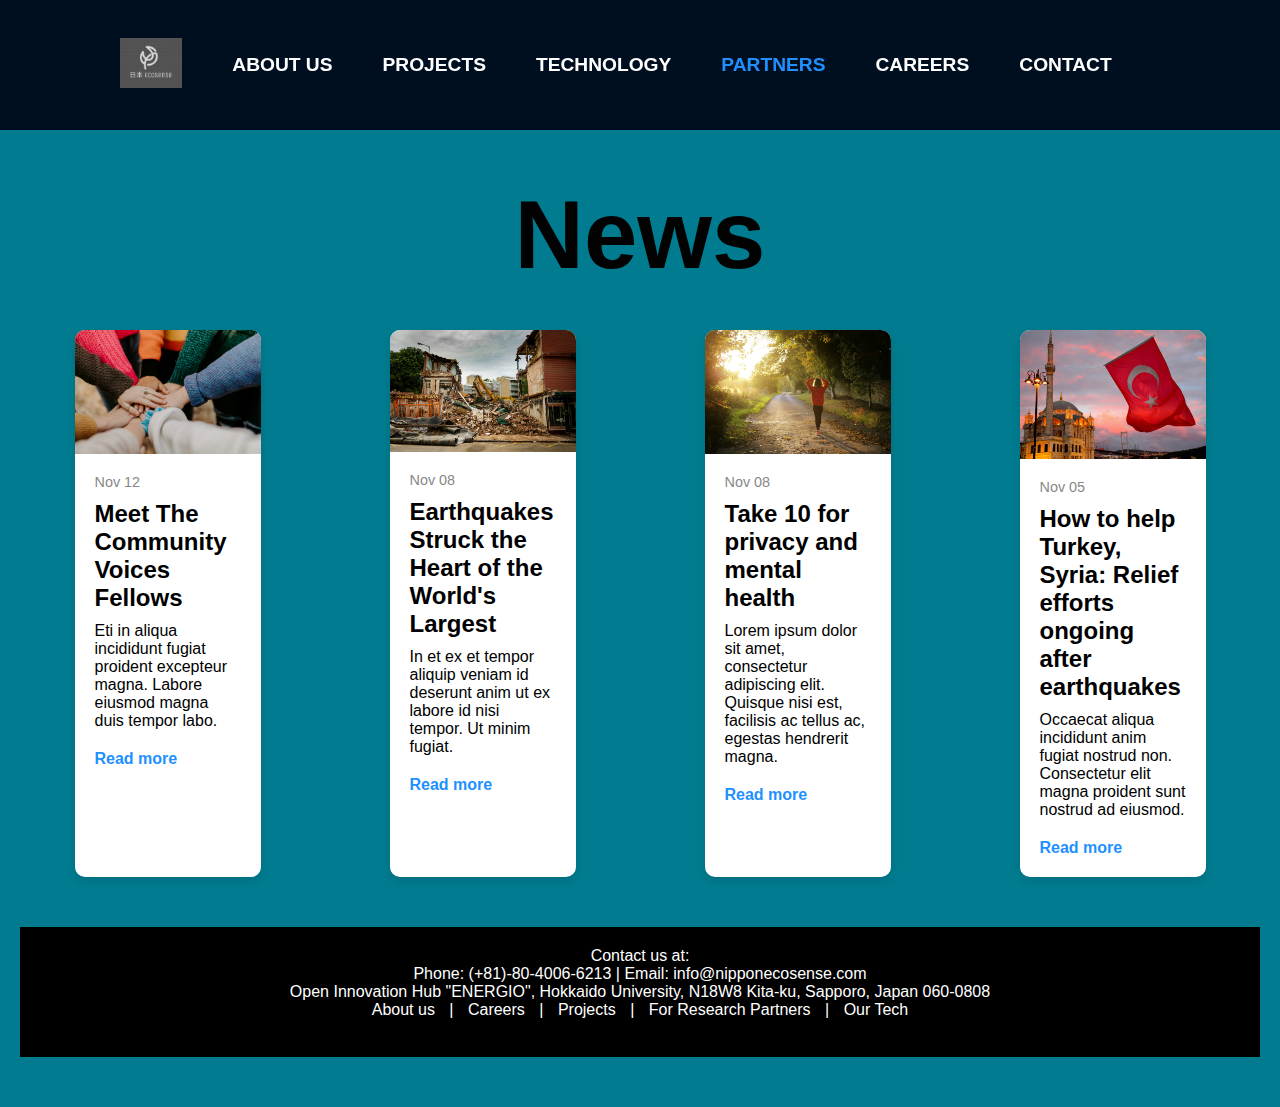
<file: news.html>
<!DOCTYPE html>
<html lang="en">
<head>
    <link rel="stylesheet" href="https://cdnjs.cloudflare.com/ajax/libs/font-awesome/6.5.2/css/all.min.css" integrity="sha512-SnH5WK+bZxgPHs44uWIX+LLJAJ9/2PkPKZ5QiAj6Ta86w+fsb2TkcmfRyVX3pBnMFcV7oQPJkl9QevSCWr3W6A==" crossorigin="anonymous" referrerpolicy="no-referrer" />
    <meta charset="UTF-8">
    <meta name="viewport" content="width=device-width, initial-scale=1.0">
    <title>News - NipponEcosense</title>
    <style>
        * {
            margin: 0;
            padding: 0;
            box-sizing: border-box;
            font-family: "Montserrat", sans-serif;
        }

        html, body {
            height: 100%;
            width: 100%;
            background-color: #001f3f;
            scroll-behavior: smooth;
        }

        body::-webkit-scrollbar {
            width: 8px;
            background: #001f3f;
        }

        body::-webkit-scrollbar-thumb {
            background-color: #fff;
            border-radius: 50px;
        }

        body {
            overflow-x: hidden;
        }

        #nav {
            height: 130px;
            width: 100%;
            display: flex;
            align-items: center;
            padding: 0 120px;
            gap: 50px;
            position: fixed;
            justify-content: flex-start;
            z-index: 999;
            background: rgba(0, 0, 0, 0.5);
            backdrop-filter: blur(10px);
            -webkit-backdrop-filter: blur(10px);
        }

        #nav img {
            height: 50px;
        }

        #nav a {
            text-decoration: none;
            color: #fff;
            text-transform: uppercase;
            font-weight: 500;
            font-size: 1.2em;
            transition: color 0.3s;
        }

        #nav a:hover, #nav a.active {
            color: #1e90ff;
        }


        .content {
            padding: 65px 65px;
            max-width: 800px;
            margin: 0 auto;
            text-align: left;
        }

        .content h1 {
            font-size: 3em;
            margin-bottom: 20px;
            color: #1e90ff;
        }

        .content p {
            font-size: 1.2em;
            line-height: 1.6;
            margin-bottom: 20px;
        }

        .news-section {
            background-color: #007b8f;
            padding: 50px 20px;
        }

        .news-section h1 {
            font-size: 6em;
            margin-bottom: 40px;
            color: #020202;
            text-align: center;
        }

        .news-container {
            display: flex;
            flex-wrap: wrap;
            justify-content: space-around;
            gap: 20px;
        }

        .news-card {
            background-color: #fff;
            color: #000;
            width: 15%;
            display: flex;
            flex-direction:column;
            border-radius: 10px;
            overflow: hidden;
            box-shadow: 0 4px 8px rgba(0, 0, 0, 0.1);
            transition: transform 0.3s ease;
        }

        .news-card:hover {
            transform: translateY(-10px);
        }

        .news-card img {
            width: 100%;
            height:auto;
        }

        .news-content {
            padding: 20px;
            flex: 1;
        }

        .news-content h2 {
            font-size: 1.5em;
            margin-bottom: 10px;
        }

        .news-content p {
            font-size: 1em;
            margin-bottom: 20px;
        }

        .news-content a {
            text-decoration: none;
            color: #1e90ff;
            font-weight: bold;
        }

        .news-date {
            font-size: 0.9em;
            color: #888;
            margin-bottom: 10px;
        }
        .footer {
            background-color: #000000;
            padding: 20px;
            text-align: center;
            color: #fff;
            margin-top: 50px;
        }

        .footer a {
            color: #ffffff;
            text-decoration: none;
            margin: 0 10px;
        }

        .footer a:hover {
            text-decoration: underline;
        }
    </style>
</head>
<body>
    
        <div id="nav">
            <a href="index.html"><img src="nippologoure.PNG" alt="NipponEcosense Logo"></a>
            <a href="about.html"><h4>About Us</h4></a>
            <a href="projects.html"><h4>Projects</h4></a>
            <a href="technology.html"><h4>Technology</h4></a>
            <a href="partners.html" class="active"><h4>Partners</h4></a>
            <a href="careers.html"><h4>Careers</h4></a>
            <a href="contact.html"><h4>Contact</h4></a>
        </div>
       
    
    <div class="content">    
    </div>
    <div class="news-section" id="news">
        <h1>News</h1>
        <div class="news-container">
            <div class="news-card">
                <img src="hannah-busing-Zyx1bK9mqmA-unsplash.jpg" alt="News Image 1">
                <div class="news-content">
                    <div class="news-date">Nov 12</div>
                    <h2>Meet The Community Voices Fellows</h2>
                    <p>Eti in aliqua incididunt fugiat proident excepteur magna. Labore eiusmod magna duis tempor labo.</p>
                    <a href="#">Read more</a>
                </div>
            </div>
            <div class="news-card">
                <img src="jose-antonio-gallego-vazquez-q5DNjRaAJo4-unsplash.jpg" alt="News Image 2">
                <div class="news-content">
                    <div class="news-date">Nov 08</div>
                    <h2>Earthquakes Struck the Heart of the World's Largest</h2>
                    <p>In et ex et tempor aliquip veniam id deserunt anim ut ex labore id nisi tempor. Ut minim fugiat.</p>
                    <a href="#">Read more</a>
                </div>
            </div>
            <div class="news-card">
                <img src="emma-simpson-mNGaaLeWEp0-unsplash.jpg" alt="News Image 3">
                <div class="news-content">
                    <div class="news-date">Nov 08</div>
                    <h2>Take 10 for privacy and mental health</h2>
                    <p>Lorem ipsum dolor sit amet, consectetur adipiscing elit. Quisque nisi est, facilisis ac tellus ac, egestas hendrerit magna.</p>
                    <a href="#">Read more</a>
                </div>
            </div>
            <div class="news-card">
                <img src="michael-jerrard-JnLp1kus3Ks-unsplash.jpg" alt="News Image 4">
                <div class="news-content">
                    <div class="news-date">Nov 05</div>
                    <h2>How to help Turkey, Syria: Relief efforts ongoing after earthquakes</h2>
                    <p>Occaecat aliqua incididunt anim fugiat nostrud non. Consectetur elit magna proident sunt nostrud ad eiusmod.</p>
                    <a href="#">Read more</a>
                </div>
            </div>
        </div>
        <div class="footer">
            <p>Contact us at:</p>
            <p>Phone: (+81)-80-4006-6213 | Email: info@nipponecosense.com</p>
            <p>Open Innovation Hub "ENERGIO", Hokkaido University, N18W8 Kita-ku, Sapporo, Japan 060-0808</p>
            <p>
                <a href="about.html">About us</a> |
                <a href="careers.html">Careers</a> |
                <a href="projects.html">Projects</a> |
                <a href="partners.html">For Research Partners</a> |
                <a href="technology.html">Our Tech</a>
            </p>
            <p>
                <a href="https://twitter.com" target="_blank"><i class="fa-brands fa-x-twitter"></i></a>
                <a href="https://facebook.com" target="_blank"><i class="fa-brands fa-facebook"></i></a>
                <a href="https://linkedin.com" target="_blank"><i class="fa-brands fa-linkedin"></i></a>
                <a href="https://youtube.com" target="_blank"><i class="fa-brands fa-youtube"></i></a>
            </p>
        </div>
    </div>
    <script>
        document.querySelectorAll('a[href^="#"]').forEach(anchor => {
            anchor.addEventListener('click', function(e) {
                e.preventDefault();
                document.querySelector(this.getAttribute('href')).scrollIntoView({
                    behavior: 'smooth'
                });
            });
        });
    </script>
</body>
</html>
</file>
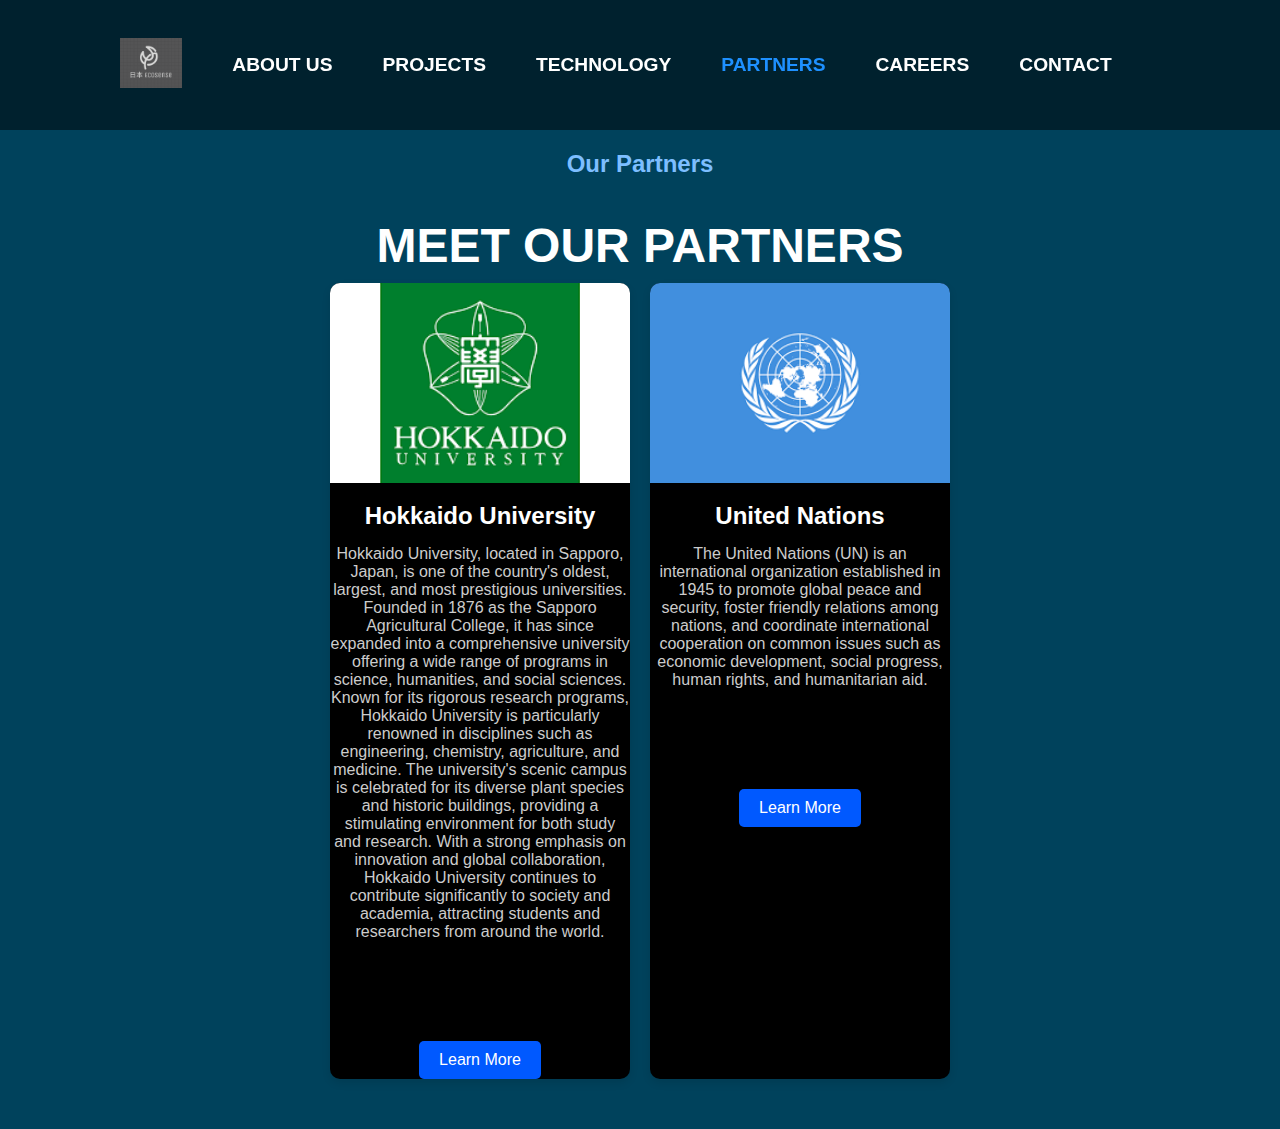
<file: partners.html>
<!DOCTYPE html>
<html lang="en">
<head>
    <meta charset="UTF-8">
    <meta name="viewport" content="width=device-width, initial-scale=1.0">
    <title>Our Partners - NipponEcosense</title>
    <link rel="stylesheet" href="https://cdnjs.cloudflare.com/ajax/libs/font-awesome/6.0.0-beta3/css/all.min.css">
    <style>
        * {
            margin: 0;
            padding: 0;
            box-sizing: border-box;
            font-family: "Montserrat", sans-serif;
        }

        body {
            background-color: #00425c;
            color: #fff;
        }

        #nav {
            height: 130px;
            width: 100%;
            display: flex;
            align-items: center;
            padding: 0 120px;
            gap: 50px;
            position: fixed;
            justify-content: flex-start;
            z-index: 999;
            background: rgba(0, 0, 0, 0.5);
            backdrop-filter: blur(10px);
            -webkit-backdrop-filter: blur(10px);
        }

        #nav img {
            height: 50px;
        }

        #nav a {
            text-decoration: none;
            color: #fff;
            text-transform: uppercase;
            font-weight: 500;
            font-size: 1.2em;
            transition: color 0.3s;
        }

        #nav a:hover, #nav a.active {
            color: #1e90ff;
        }

        .partners-section {
            text-align: center;
            padding: 150px 20px 50px;
        }

        .partners-section h1 {
            font-size: 3em;
            color: #ffffff;
            margin-bottom: 10px;
        }

        .partners-section h2 {
            font-size: 1.5em;
            color: #7dbeff;
            margin-bottom: 40px;
        }

        .partners-container {
            display: flex;
            justify-content: center;
            flex-wrap: wrap;
            gap: 20px;
        }

        .partner-card {
            background: #000000;
            border-radius: 10px;
            box-shadow: 0 4px 8px rgba(0, 0, 0, 0.1);
            overflow: hidden;
            width: 300px;
            text-align: center;
            transition: transform 0.3s ease;
            position: relative;
        }

        .partner-card:hover {
            transform: translateY(-10px);
        }

        .partner-card img {
            width: 100%;
            height: 200px;
            object-fit: cover;
        }

        .partner-card h3 {
            font-size: 1.5em;
            margin: 15px 0px 15px;
            color: #fff;
        }

        .partner-card p {
            font-size: 1em;
            color: #ccc;
            margin-bottom: 100px;
        }

        .partner-card .learn-more {
            background-color: #0059ff;
            color: white;
            border:0cap;
            padding: 10px 20px;
            font-size: 1em;
            cursor: pointer;
            transition: background-color 0.3s ease;
            border-radius: 5px;
        }

        .partner-card .learn-more:hover {
            background-color: #333;
        }

        .modal {
            display: none;
            position: fixed;
            z-index: 1000;
            left: 0;
            top: 0;
            width: 100%;
            height: 100%;
            overflow: auto;
            background-color: rgba(0, 0, 0, 0.5);
            justify-content: center;
            align-items: center;
        }

        .modal-content {
            background-color: #fff;
            margin: 15% auto;
            padding: 20px;
            border: 1px solid #888;
            width: 80%;
            max-width: 600px;
            border-radius: 10px;
            text-align: left;
            color: #333;
        }

        .close {
            color: #aaa;
            float: right;
            font-size: 28px;
            font-weight: bold;
        }

        .close:hover,
        .close:focus {
            color: black;
            text-decoration: none;
            cursor: pointer;
        }
    </style>
</head>
<body>
    <div id="nav">
        <a href="index.html"><img src="nippologoure.PNG" alt="NipponEcosense Logo"></a>
        <a href="about.html"><h4>About Us</h4></a>
        <a href="projects.html"><h4>Projects</h4></a>
        <a href="technology.html"><h4>Technology</h4></a>
        <a href="partners.html" class="active"><h4>Partners</h4></a>
        <a href="careers.html"><h4>Careers</h4></a>
        <a href="contact.html"><h4>Contact</h4></a>
    </div>
    <div class="partners-section">
        <h2>Our Partners</h2>
        <h1>MEET OUR PARTNERS</h1>
        <div class="partners-container">
            <div class="partner-card" data-partner="Hokkaido University">
                <img src="Hookaaa).png" alt="Partner 1">
                <h3>Hokkaido University</h3>
                <p>Hokkaido University, located in Sapporo, Japan, is one of the country's oldest, largest, and most prestigious universities. Founded in 1876 as the Sapporo Agricultural College, it has since expanded into a comprehensive university offering a wide range of programs in science, humanities, and social sciences. Known for its rigorous research programs, Hokkaido University is particularly renowned in disciplines such as engineering, chemistry, agriculture, and medicine.
                     The university's scenic campus is celebrated for its diverse plant species and historic buildings, providing a stimulating environment for both study and research. With a strong emphasis on innovation and global collaboration, Hokkaido University continues to contribute significantly to society and academia, attracting students and researchers from around the world.</p>
                <button class="learn-more">Learn More</button>
            </div>
            <div class="partner-card" data-partner="United Nations">
                <img src="Unitednations.png" alt="Partner 2">
                <h3>United Nations</h3>
                <p>The United Nations (UN) is an international organization established in 1945 to promote global peace and security, foster friendly relations among nations, and coordinate international cooperation on common issues such as economic development, social progress, human rights, and humanitarian aid.</p>
                <button class="learn-more">Learn More</button>
            </div>
            <!-- Add more partner cards as needed -->
        </div>
    </div>

    <div id="modal" class="modal">
        <div class="modal-content">
            <span class="close">&times;</span>
            <h2 id="modal-title"></h2>
            <p id="modal-description"></p>
        </div>
    </div>

    <script>
        document.addEventListener("DOMContentLoaded", function() {
            const modal = document.getElementById("modal");
            const modalTitle = document.getElementById("modal-title");
            const modalDescription = document.getElementById("modal-description");
            const closeModal = document.getElementsByClassName("close")[0];

            const partners = {
                partner1: {
                    title: "Partner 1",
                    description: "Detailed description of Partner 1."
                },
                partner2: {
                    title: "Partner 2",
                    description: "Detailed description of Partner 2."
                }
                // Add more partner details as needed
            };

            document.querySelectorAll(".learn-more").forEach(button => {
                button.addEventListener("click", function() {
                    const partnerKey = this.closest(".partner-card").dataset.partner;
                    const partner = partners[partnerKey];
                    modalTitle.textContent = partner.title;
                    modalDescription.textContent = partner.description;
                    modal.style.display = "flex";
                });
            });

            closeModal.onclick = function() {
                modal.style.display = "none";
            };

            window.onclick = function(event) {
                if (event.target === modal) {
                    modal.style.display = "none";
                }
            };
        });
    </script>
</body>
</html>
</file>
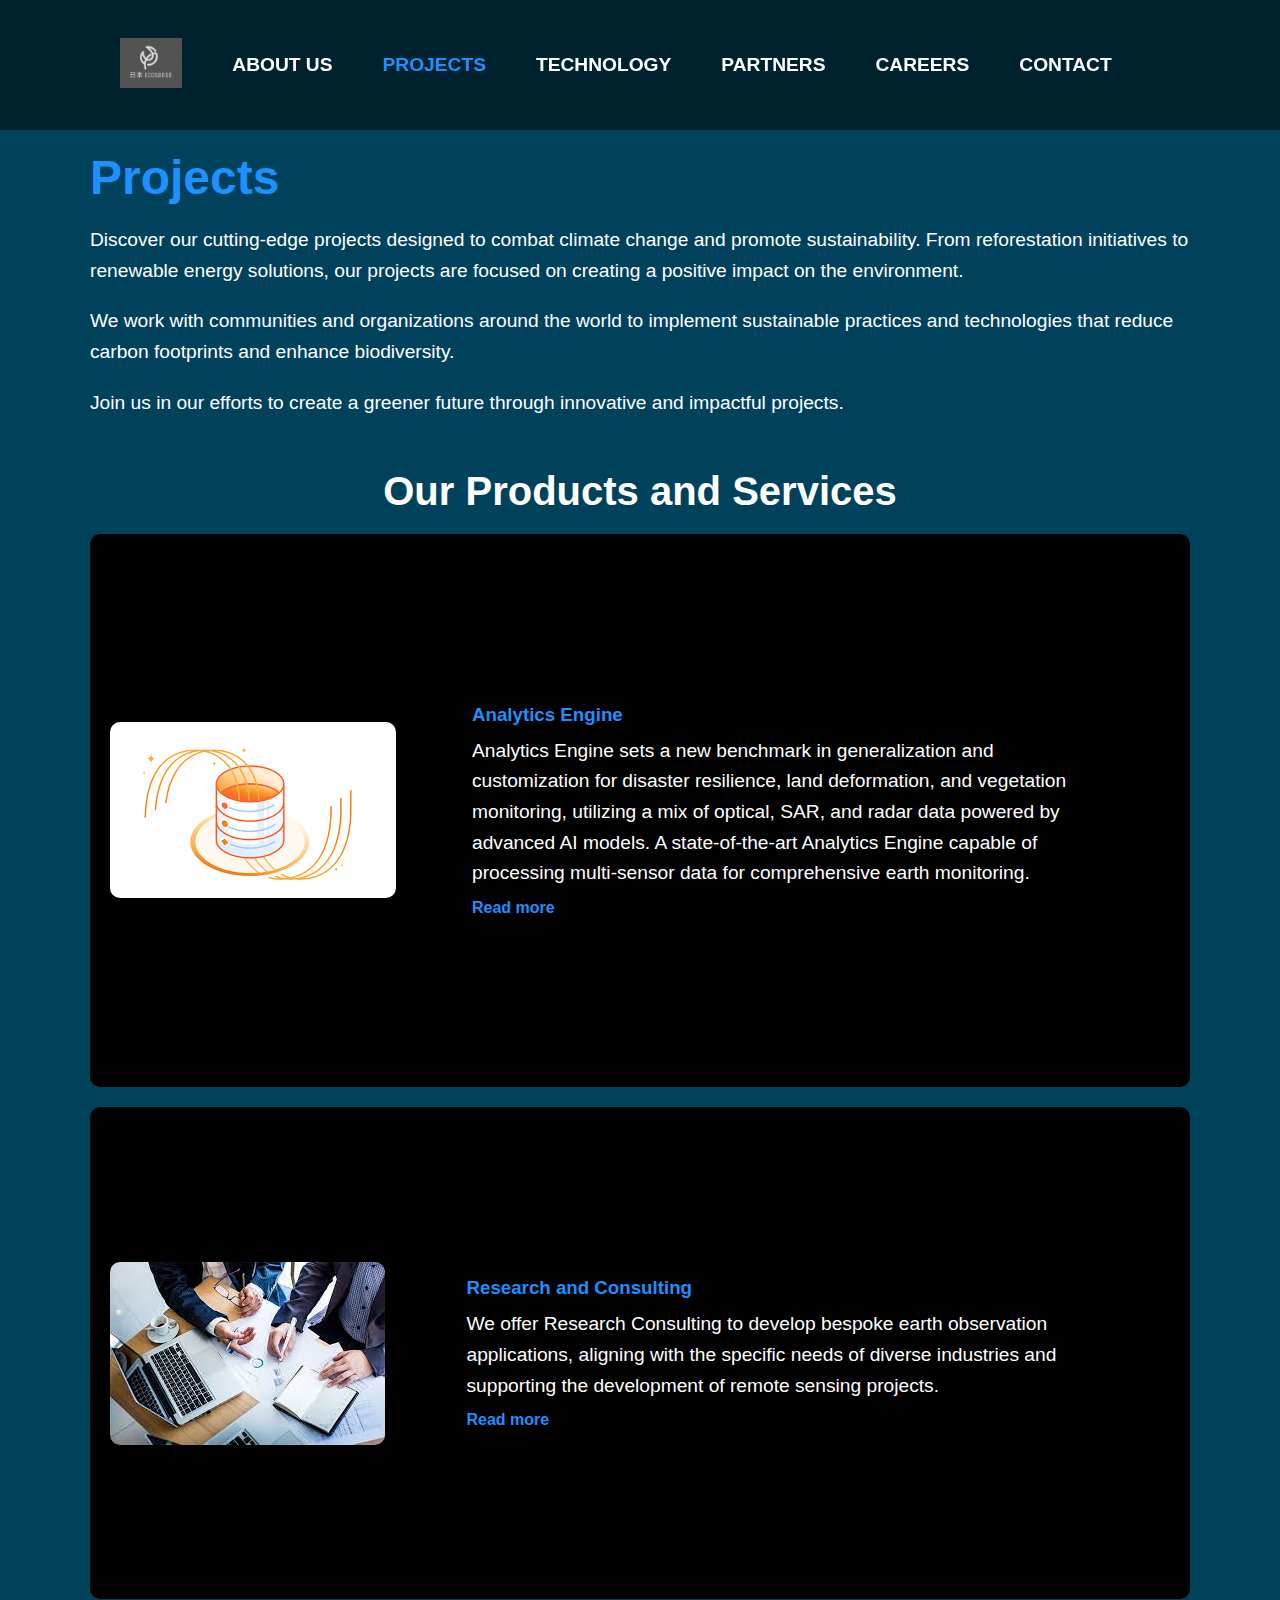
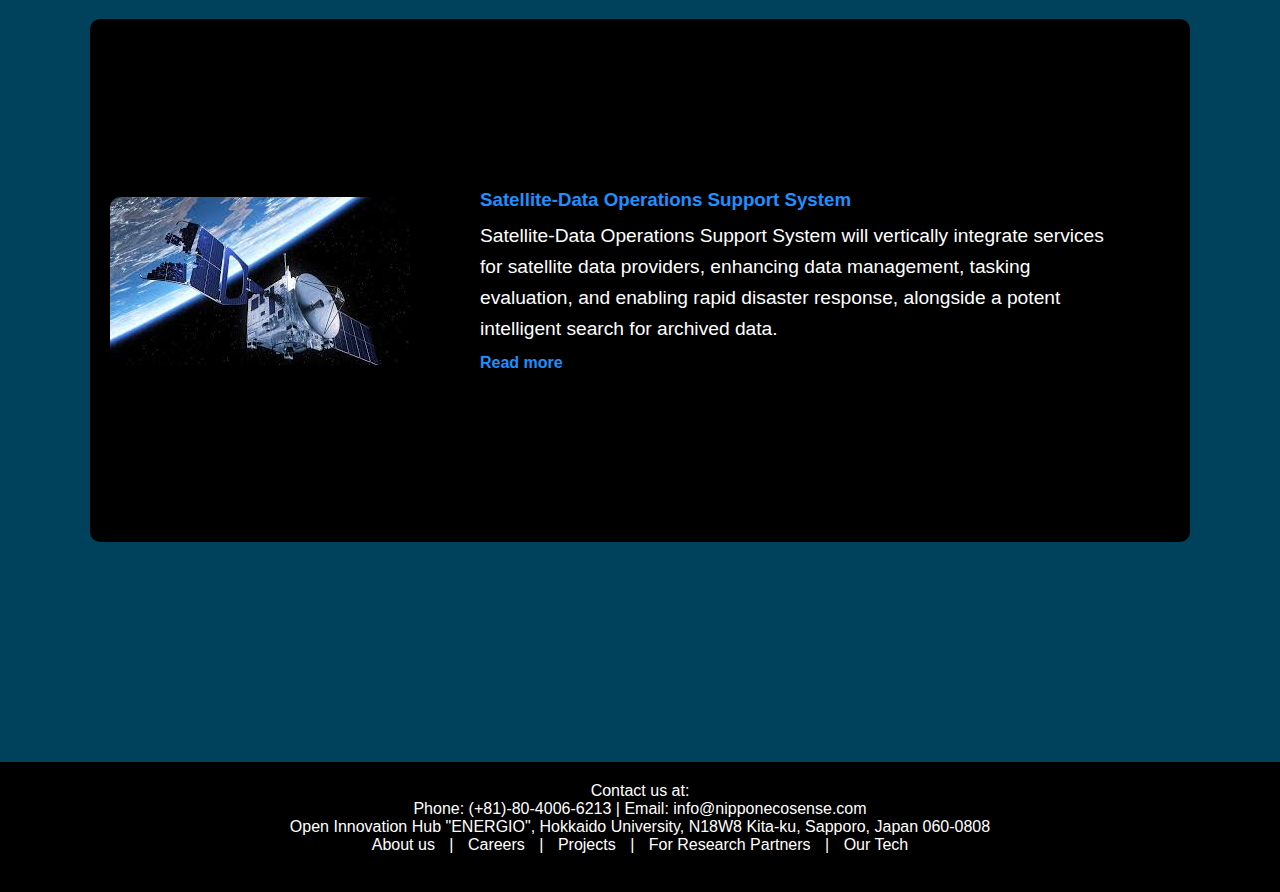
<file: projects.html>
<!DOCTYPE html>
<html lang="en">
<head>
    <link rel="stylesheet" href="https://cdnjs.cloudflare.com/ajax/libs/font-awesome/6.5.2/css/all.min.css" integrity="sha512-SnH5WK+bZxgPHs44uWIX+LLJAJ9/2PkPKZ5QiAj6Ta86w+fsb2TkcmfRyVX3pBnMFcV7oQPJkl9QevSCWr3W6A==" crossorigin="anonymous" referrerpolicy="no-referrer" />
    <meta charset="UTF-8">
    <meta name="viewport" content="width=device-width, initial-scale=1.0">
    <title>Projects - NipponEcosense</title>
    <style>
        * {
            margin: 0;
            padding: 0;
            box-sizing: border-box;
            font-family: "Montserrat", sans-serif;
        }

        body {
            background-color: #00425c;
            color: #fff;
        }

        #nav {
            height: 130px;
            width: 100%;
            display: flex;
            align-items: center;
            padding: 0 120px;
            gap: 50px;
            position: fixed;
            justify-content: flex-start;
            z-index: 999;
            background: rgba(0, 0, 0, 0.5);
            backdrop-filter: blur(10px);
            -webkit-backdrop-filter: blur(10px);
        }

        #nav img {
            height: 50px;
        }

        #nav a {
            text-decoration: none;
            color: #fff;
            text-transform: uppercase;
            font-weight: 500;
            font-size: 1.2em;
            transition: color 0.3s;
        }

        #nav a:hover, #nav a.active {
            color: #1e90ff;
        }

        .content {
            padding: 150px 50px;
            max-width: 1200px;
            margin: 0 auto;
            text-align: left;
        }

        .content h1 {
            font-size: 3em;
            margin-bottom: 20px;
            color: #1e90ff;
        }

        .content p {
            font-size: 1.2em;
            line-height: 1.6;
            margin-bottom: 20px;
        }

        .product-section {
            margin-top: 50px;
        }

        .product-section h2 {
            font-size: 2.5em;
            margin-bottom: 20px;
            color: #ffffff;
            text-align: center;
        }

        .product-card {
            background-color: #000000;
            border-radius: 10px;
            padding: 20px;
            display: flex;
            margin-bottom: 20px;
            align-items: center;
            color: #fff;
        }

        .product-card img {
            max-width: 30%;
            border-radius: 10px;
            margin-right: 20px;
        }

        .product-card .content {
            max-width: 70%;
        }

        .product-card .content h3 {
            color: #1e90ff;
            margin-bottom: 10px;
        }

        .product-card .content p {
            margin-bottom: 10px;
        }

        .product-card .read-more {
            color: #1e90ff;
            text-decoration: none;
            font-weight: bold;
        }

        .product-card .read-more:hover {
            text-decoration: underline;
        }

        .footer {
            background-color: #000000;
            padding: 20px;
            text-align: center;
            color: #fff;
            margin-top: 50px;
        }

        .footer a {
            color: #ffffff;
            text-decoration: none;
            margin: 0 10px;
        }

        .footer a:hover {
            text-decoration: underline;
        }
    </style>
</head>
<body>
    <div id="nav">
        <a href="index.html"><img src="nippologoure.PNG" alt="NipponEcosense Logo"></a>
        <a href="about.html"><h4>About Us</h4></a>
        <a href="projects.html" class="active"><h4>Projects</h4></a>
        <a href="technology.html"><h4>Technology</h4></a>
        <a href="partners.html"><h4>Partners</h4></a>
        <a href="careers.html"><h4>Careers</h4></a>
        <a href="contact.html"><h4>Contact</h4></a>
    </div>
    <div class="content">
        <h1>Projects</h1>
        <p>Discover our cutting-edge projects designed to combat climate change and promote sustainability. From reforestation initiatives to renewable energy solutions, our projects are focused on creating a positive impact on the environment.</p>
        <p>We work with communities and organizations around the world to implement sustainable practices and technologies that reduce carbon footprints and enhance biodiversity.</p>
        <p>Join us in our efforts to create a greener future through innovative and impactful projects.</p>
        
        <div class="product-section">
            <h2>Our Products and Services</h2>
            
            <div class="product-card">
                <img src="download (1).png" alt="Analytics Engine">
                <div class="content">
                    <h3>Analytics Engine</h3>
                    <p>Analytics Engine sets a new benchmark in generalization and customization for disaster resilience, land deformation, and vegetation monitoring, utilizing a mix of optical, SAR, and radar data powered by advanced AI models. A state-of-the-art Analytics Engine capable of processing multi-sensor data for comprehensive earth monitoring.</p>
                    <a href="#" class="read-more">Read more</a>
                </div>
            </div>
            
            <div class="product-card">
                <img src="download (2).jpg" alt="Research and Consulting">
                <div class="content">
                    <h3>Research and Consulting</h3>
                    <p>We offer Research Consulting to develop bespoke earth observation applications, aligning with the specific needs of diverse industries and supporting the development of remote sensing projects.</p>
                    <a href="#" class="read-more">Read more</a>
                </div>
            </div>
            
            <div class="product-card">
                <img src="download (3).jpg" alt="Satellite-Data Operations Support System">
                <div class="content">
                    <h3>Satellite-Data Operations Support System</h3>
                    <p>Satellite-Data Operations Support System will vertically integrate services for satellite data providers, enhancing data management, tasking evaluation, and enabling rapid disaster response, alongside a potent intelligent search for archived data.</p>
                    <a href="#" class="read-more">Read more</a>
                </div>
            </div>
        </div>
    </div>
    <div class="footer">
        <p>Contact us at:</p>
        <p>Phone: (+81)-80-4006-6213 | Email: info@nipponecosense.com</p>
        <p>Open Innovation Hub "ENERGIO", Hokkaido University, N18W8 Kita-ku, Sapporo, Japan 060-0808</p>
        <p>
            <a href="about.html">About us</a> |
            <a href="careers.html">Careers</a> |
            <a href="projects.html">Projects</a> |
            <a href="partners.html">For Research Partners</a> |
            <a href="technology.html">Our Tech</a>
        </p>
        <p>
            <a href="https://twitter.com" target="_blank"><i class="fa-brands fa-x-twitter"></i></a>
            <a href="https://facebook.com" target="_blank"><i class="fa-brands fa-facebook"></i></a>
            <a href="https://linkedin.com" target="_blank"><i class="fa-brands fa-linkedin"></i></a>
            <a href="https://youtube.com" target="_blank"><i class="fa-brands fa-youtube"></i></a>
        </p>
    </div>
</body>
</html>
</file>
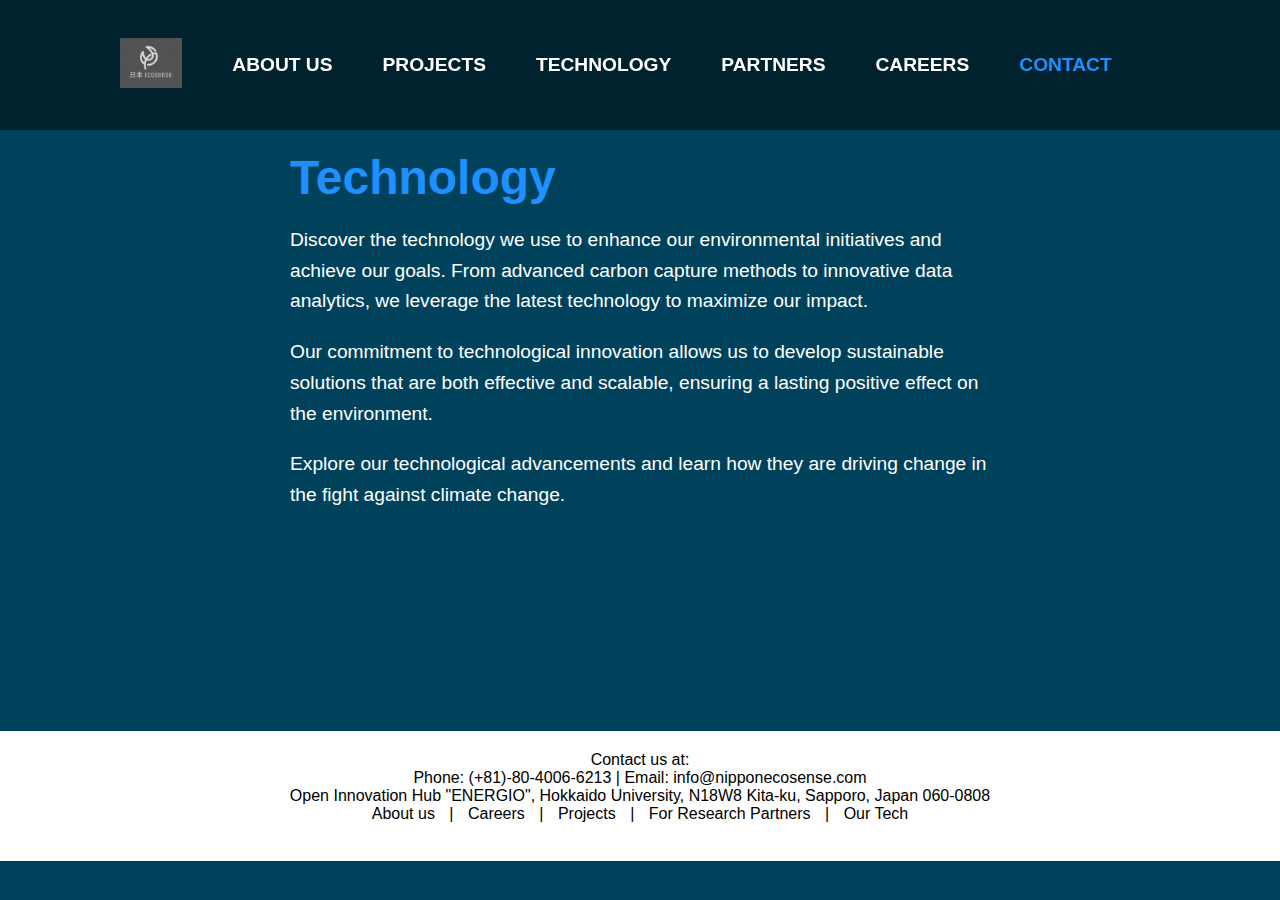
<file: technology.html>
<!DOCTYPE html>
<html lang="en">
<head>
    <link rel="stylesheet" href="https://cdnjs.cloudflare.com/ajax/libs/font-awesome/6.5.2/css/all.min.css" integrity="sha512-SnH5WK+bZxgPHs44uWIX+LLJAJ9/2PkPKZ5QiAj6Ta86w+fsb2TkcmfRyVX3pBnMFcV7oQPJkl9QevSCWr3W6A==" crossorigin="anonymous" referrerpolicy="no-referrer" />
    <meta charset="UTF-8">
    <meta name="viewport" content="width=device-width, initial-scale=1.0">
    <title>Technology - NipponEcosense</title>
    <style>
        * * {
            margin: 0;
            padding: 0;
            box-sizing: border-box;
            font-family: "Montserrat", sans-serif;
        }

        body {
            background-color: #00425c;
            color: #fff;
        }

        #nav {
            height: 130px;
            width: 100%;
            display: flex;
            align-items: center;
            padding: 0 120px;
            gap: 50px;
            position: fixed;
            justify-content: flex-start;
            z-index: 999;
            background: rgba(0, 0, 0, 0.5);
            backdrop-filter: blur(10px);
            -webkit-backdrop-filter: blur(10px);
        }

        #nav img {
            height: 50px;
        }

        #nav a {
            text-decoration: none;
            color: #fff;
            text-transform: uppercase;
            font-weight: 500;
            font-size: 1.2em;
            transition: color 0.3s;
        }

        #nav a:hover, #nav a.active {
            color: #1e90ff;
        }
        .content {
            padding: 150px 50px;
            max-width: 800px;
            margin: 0 auto;
            text-align: left;
        }

        .content h1 {
            font-size: 3em;
            margin-bottom: 20px;
            color: #1e90ff;
        }

        .content p {
            font-size: 1.2em;
            line-height: 1.6;
            margin-bottom: 20px;
        }
        .close {
            color: #aaa;
            float: right;
            font-size: 28px;
            font-weight: bold;
        }

        .close:hover,
        .close:focus {
            color: black;
            text-decoration: none;
            cursor: pointer;
        }
        .footer {
            background-color: #ffffff;
            padding: 20px;
            text-align: center;
            color: #000000;
            margin-top: 50px;
        }

        .footer a {
            color: #000000;
            text-decoration: none;
            margin: 0 10px;
        }

        .footer a:hover {
            text-decoration: underline;
        }
    </style>
</head>
<body>
    <div id="nav">
        <a href="index.html"><img src="nippologoure.PNG" alt="NipponEcosense Logo"></a>
        <a href="about.html"><h4>About Us</h4></a>
        <a href="projects.html"><h4>Projects</h4></a>
        <a href="technology.html"><h4>Technology</h4></a>
        <a href="partners.html"><h4>Partners</h4></a>
        <a href="careers.html"><h4>Careers</h4></a>
        <a href="contact.html" class="active"><h4>Contact</h4></a>
    </div>
    <div class="content">
        <h1>Technology</h1>
        <p>Discover the technology we use to enhance our environmental initiatives and achieve our goals. From advanced carbon capture methods to innovative data analytics, we leverage the latest technology to maximize our impact.</p>
        <p>Our commitment to technological innovation allows us to develop sustainable solutions that are both effective and scalable, ensuring a lasting positive effect on the environment.</p>
        <p>Explore our technological advancements and learn how they are driving change in the fight against climate change.</p>
    </div>
    <div class="footer">
        <p>Contact us at:</p>
        <p>Phone: (+81)-80-4006-6213 | Email: info@nipponecosense.com</p>
        <p>Open Innovation Hub "ENERGIO", Hokkaido University, N18W8 Kita-ku, Sapporo, Japan 060-0808</p>
        <p>
            <a href="about.html">About us</a> |
            <a href="careers.html">Careers</a> |
            <a href="projects.html">Projects</a> |
            <a href="partners.html">For Research Partners</a> |
            <a href="technology.html">Our Tech</a>
        </p>
        <p>
            <a href="https://twitter.com" target="_blank"><i class="fa-brands fa-x-twitter"></i></a>
            <a href="https://facebook.com" target="_blank"><i class="fa-brands fa-facebook"></i></a>
            <a href="https://linkedin.com" target="_blank"><i class="fa-brands fa-linkedin"></i></a>
            <a href="https://youtube.com" target="_blank"><i class="fa-brands fa-youtube"></i></a>
        </p>
    </div>
</body>
</html>
</file>
